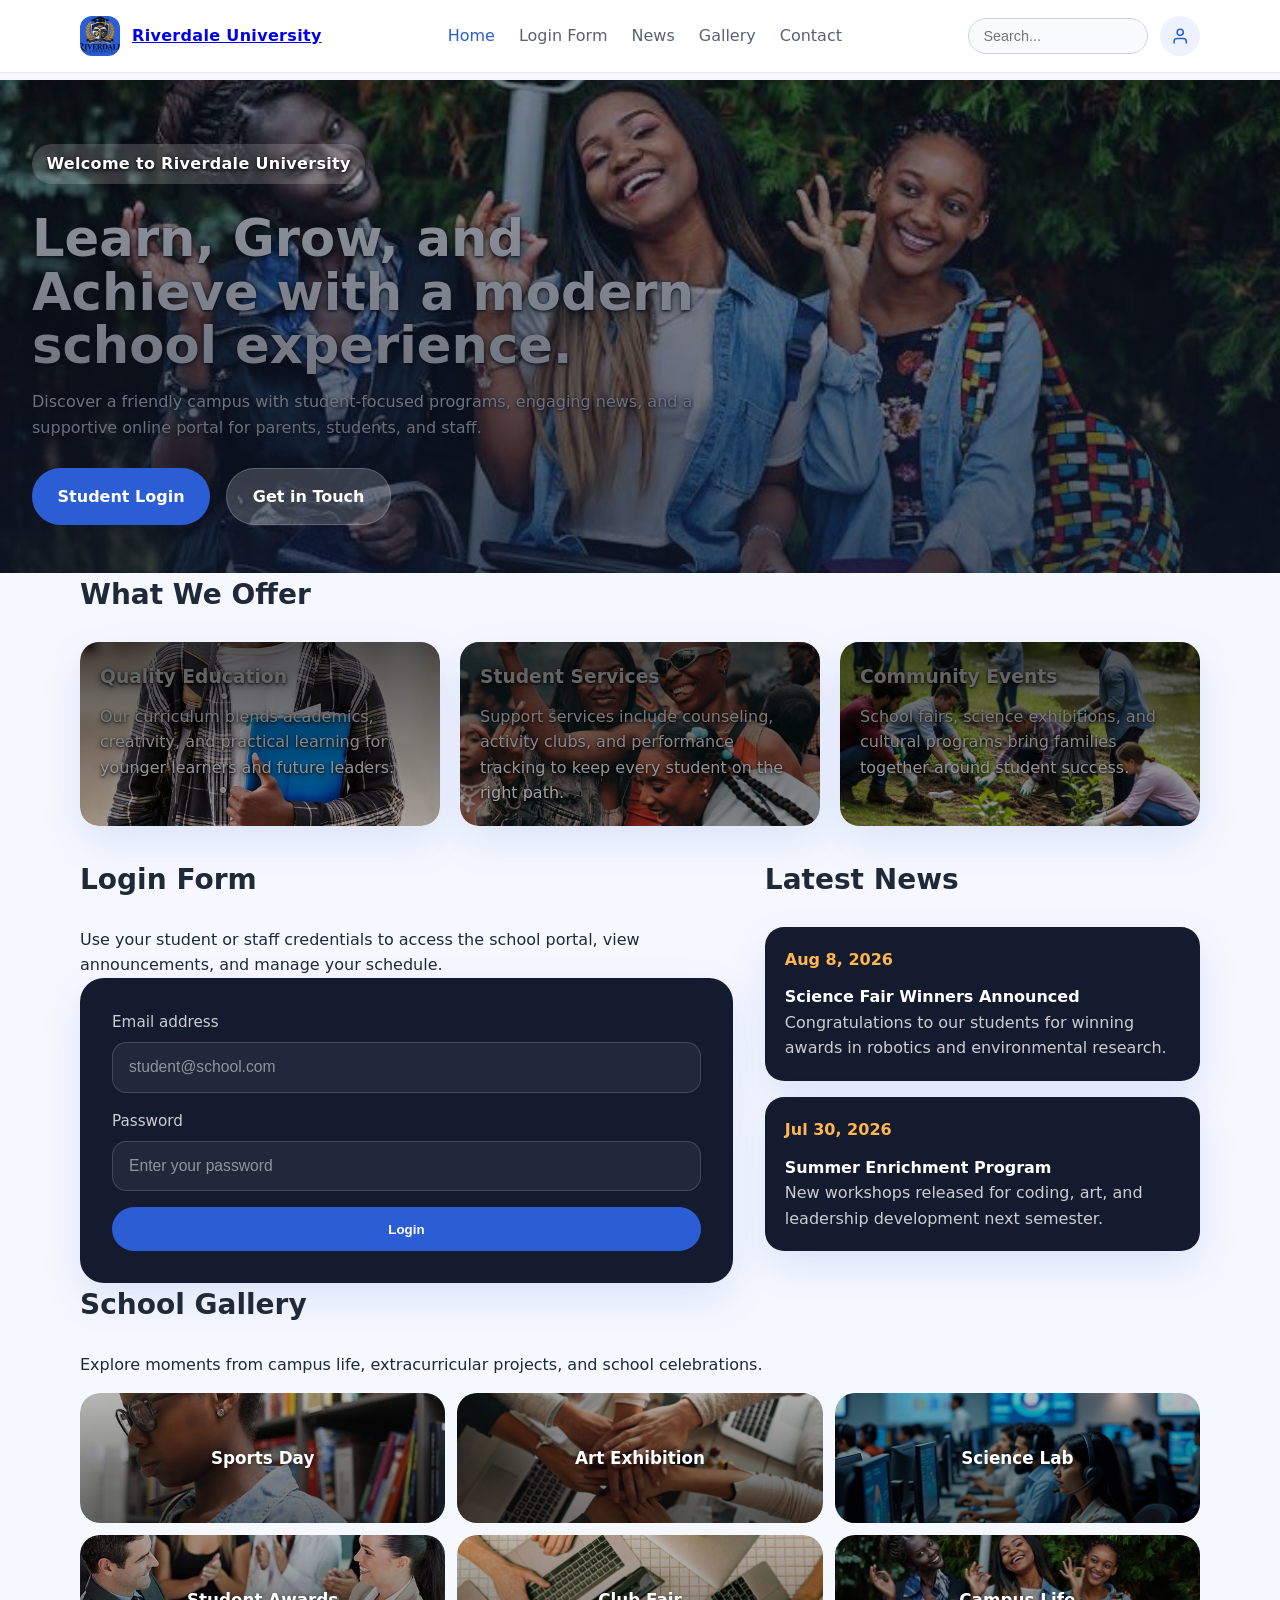
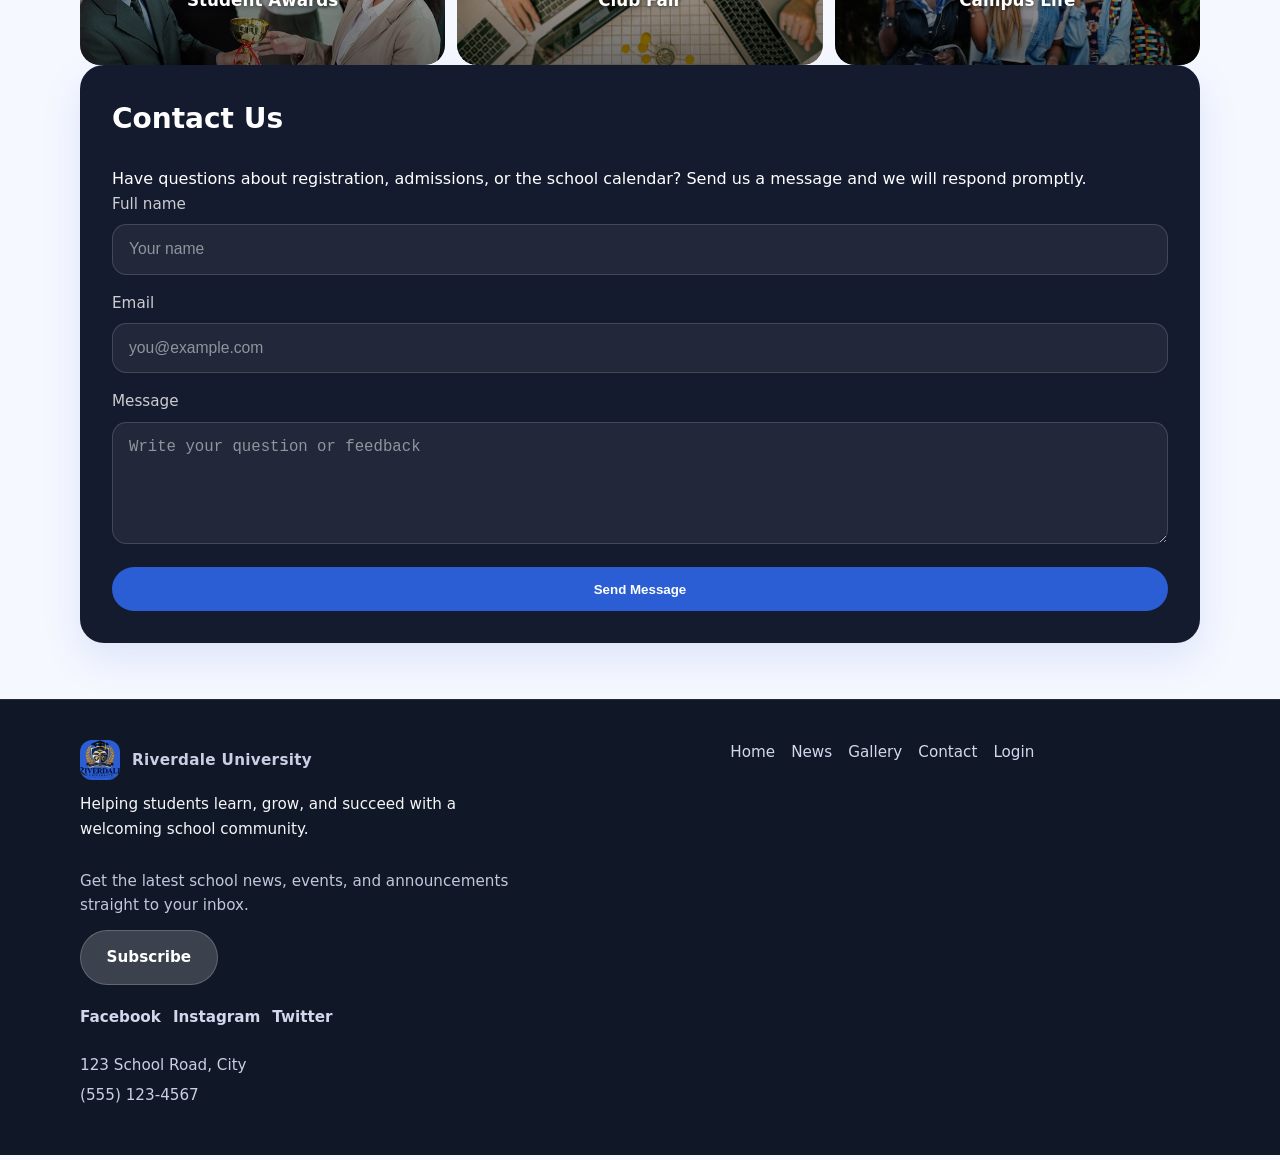
<file: index.html>
<!doctype html>
<html lang="en">
  <head>
    <meta charset="UTF-8" />
    <meta name="viewport" content="width=device-width, initial-scale=1.0" />
    <title>Riverdale University</title>
    <link rel="stylesheet" href="styles.css" />
    <script src="scripts.js" defer></script>
  </head>
  <body>
    <header>
      <div class="container nav-inner">
        <a class="logo" href="index.html">
          <div class="logo-mark">
            <img
              src="images/cb160eae-1596-491f-b6d9-1e573944ef1e.png"
              alt="Riverdale University logo"
            />
          </div>
          <span>Riverdale University</span>
        </a>
        <button class="mobile-menu-toggle" aria-label="Toggle navigation menu">
          ☰
        </button>
        <nav>
          <ul>
            <li><a class="active-page" href="index.html">Home</a></li>
            <li><a href="login.html">Login Form</a></li>
            <li><a href="news.html">News</a></li>
            <li><a href="gallery.html">Gallery</a></li>
            <li><a href="contact.html">Contact</a></li>
          </ul>
        </nav>
        <div class="nav-actions">
          <input
            type="search"
            class="nav-search-input"
            placeholder="Search..."
            aria-label="Search"
          />
          <a class="nav-account" href="login.html" aria-label="My account">
            <svg
              viewBox="0 0 24 24"
              fill="none"
              stroke="currentColor"
              stroke-width="2"
              stroke-linecap="round"
              stroke-linejoin="round"
            >
              <path d="M20 21v-2a4 4 0 0 0-4-4H8a4 4 0 0 0-4 4v2"></path>
              <circle cx="12" cy="7" r="4"></circle>
            </svg>
          </a>
        </div>
      </div>
    </header>

    <main class="container" id="home">
      <section class="hero hero-bg-home">
        <div>
          <p class="hero-badge">Welcome to Riverdale University</p>
          <h1>Learn, Grow, and Achieve with a modern school experience.</h1>
          <p>
            Discover a friendly campus with student-focused programs, engaging
            news, and a supportive online portal for parents, students, and
            staff.
          </p>
          <div class="buttons">
            <a class="btn btn-primary" href="login.html">Student Login</a>
            <a class="btn btn-secondary" href="contact.html">Get in Touch</a>
          </div>
        </div>
      </section>

      <section>
        <div class="section-title">What We Offer</div>
        <div class="cards">
          <article class="card bg-11 bg-img">
            <h3>Quality Education</h3>
            <p>
              Our curriculum blends academics, creativity, and practical
              learning for younger learners and future leaders.
            </p>
          </article>
          <article class="card bg-2 bg-img">
            <h3>Student Services</h3>
            <p>
              Support services include counseling, activity clubs, and
              performance tracking to keep every student on the right path.
            </p>
          </article>
          <article class="card bg-3 bg-img">
            <h3>Community Events</h3>
            <p>
              School fairs, science exhibitions, and cultural programs bring
              families together around student success.
            </p>
          </article>
        </div>
      </section>

      <section class="grid-2" id="login">
        <div>
          <div class="section-title">Login Form</div>
          <p>
            Use your student or staff credentials to access the school portal,
            view announcements, and manage your schedule.
          </p>
          <div class="login-card">
            <form>
              <label for="email">Email address</label>
              <input
                type="email"
                id="email"
                name="email"
                placeholder="student@school.com"
                required
              />

              <label for="password">Password</label>
              <input
                type="password"
                id="password"
                name="password"
                placeholder="Enter your password"
                required
              />

              <button class="btn btn-primary" type="submit">Login</button>
            </form>
          </div>
        </div>

        <aside>
          <div class="section-title">Latest News</div>
          <div class="news-list" id="news">
            <article class="news-item">
              <time datetime="2026-08-08">Aug 8, 2026</time>
              <h4>Science Fair Winners Announced</h4>
              <p>
                Congratulations to our students for winning awards in robotics
                and environmental research.
              </p>
            </article>
            <article class="news-item">
              <time datetime="2026-07-30">Jul 30, 2026</time>
              <h4>Summer Enrichment Program</h4>
              <p>
                New workshops released for coding, art, and leadership
                development next semester.
              </p>
            </article>
          </div>
        </aside>
      </section>

      <section>
        <div class="section-title">School Gallery</div>
        <p>
          Explore moments from campus life, extracurricular projects, and school
          celebrations.
        </p>
        <div class="gallery-grid" id="gallery">
          <div class="gallery-card hero1"><span>Sports Day</span></div>
          <div class="gallery-card hero2"><span>Art Exhibition</span></div>
          <div class="gallery-card hero3"><span>Science Lab</span></div>
          <div class="gallery-card hero4"><span>Student Awards</span></div>
          <div class="gallery-card hero5"><span>Club Fair</span></div>
          <div class="gallery-card hero6"><span>Campus Life</span></div>
        </div>
      </section>

      <section class="contact-card" id="contact">
        <div class="section-title">Contact Us</div>
        <p>
          Have questions about registration, admissions, or the school calendar?
          Send us a message and we will respond promptly.
        </p>
        <form id="contact-form">
          <label for="name">Full name</label>
          <input
            type="text"
            id="name"
            name="name"
            placeholder="Your name"
            required
          />

          <label for="contact-email">Email</label>
          <input
            type="email"
            id="contact-email"
            name="email"
            placeholder="you@example.com"
            required
          />

          <label for="message">Message</label>
          <textarea
            id="message"
            name="message"
            rows="5"
            placeholder="Write your question or feedback"
          ></textarea>

          <button class="btn btn-primary" type="submit">Send Message</button>
        </form>
      </section>
    </main>

    <footer>
      <div class="container footer-inner">
        <div class="footer-brand">
          <span class="logo">
            <span class="logo-mark"
              ><img
                src="images/cb160eae-1596-491f-b6d9-1e573944ef1e.png"
                alt="Riverdale University logo"
            /></span>
            Riverdale University
          </span>
          <p>
            Helping students learn, grow, and succeed with a welcoming school
            community.
          </p>
          <div class="footer-newsletter">
            <p>
              Get the latest school news, events, and announcements straight to
              your inbox.
            </p>
            <a href="contact.html" class="btn btn-secondary">Subscribe</a>
          </div>
          <div class="footer-social">
            <a href="#">Facebook</a>
            <a href="#">Instagram</a>
            <a href="#">Twitter</a>
          </div>
        </div>
        <div class="footer-links">
          <a href="index.html">Home</a>
          <a href="news.html">News</a>
          <a href="gallery.html">Gallery</a>
          <a href="contact.html">Contact</a>
          <a href="login.html">Login</a>
        </div>
        <div class="footer-contact">
          <span>123 School Road, City</span>
          <span>(555) 123-4567</span>
        </div>
      </div>
    </footer>
  </body>
</html>
</file>
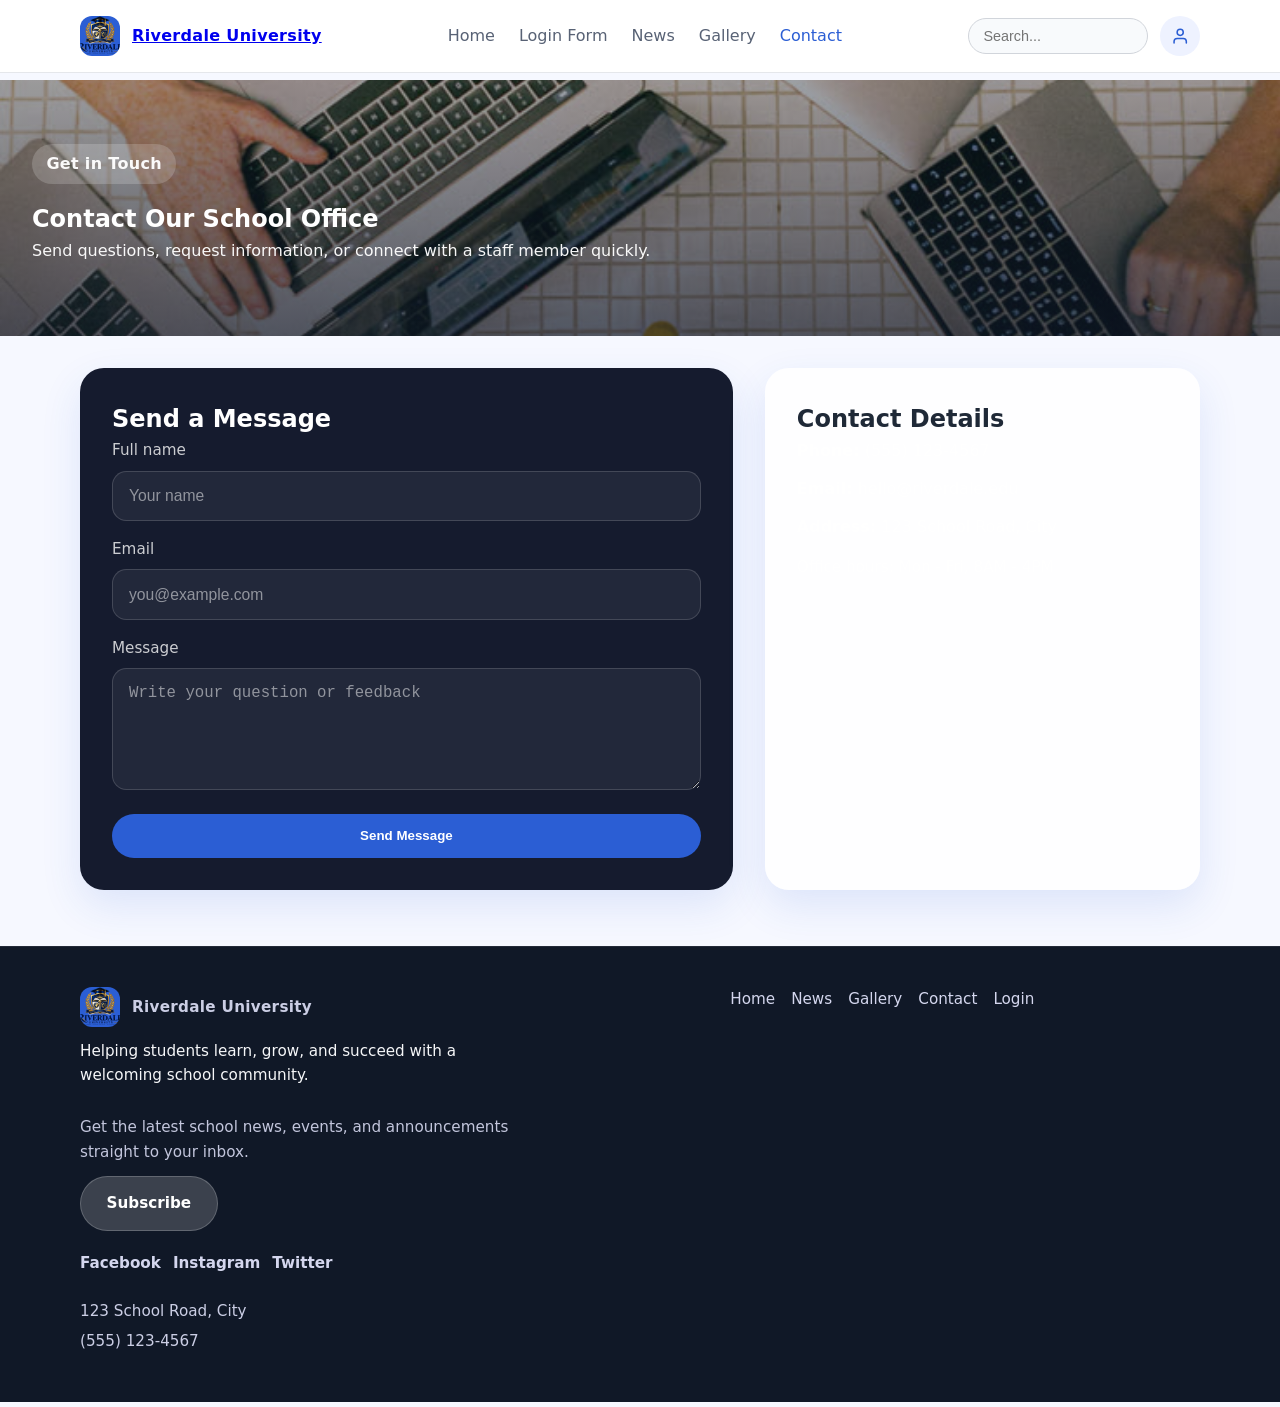
<file: contact.html>
<!doctype html>
<html lang="en">
  <head>
    <meta charset="UTF-8" />
    <meta name="viewport" content="width=device-width, initial-scale=1.0" />
    <title>Contact | Riverdale University</title>
    <link rel="stylesheet" href="styles.css" />
    <script src="scripts.js" defer></script>
  </head>
  <body>
    <header>
      <div class="container nav-inner">
        <a class="logo" href="index.html">
          <div class="logo-mark">
            <img
              src="images/cb160eae-1596-491f-b6d9-1e573944ef1e.png"
              alt="Riverdale University logo"
            />
          </div>
          <span>Riverdale University</span>
        </a>
        <button class="mobile-menu-toggle" aria-label="Toggle navigation menu">
          ☰
        </button>
        <nav>
          <ul>
            <li><a href="index.html">Home</a></li>
            <li><a href="login.html">Login Form</a></li>
            <li><a href="news.html">News</a></li>
            <li><a href="gallery.html">Gallery</a></li>
            <li><a class="active-page" href="contact.html">Contact</a></li>
          </ul>
        </nav>
        <div class="nav-actions">
          <input
            type="search"
            class="nav-search-input"
            placeholder="Search..."
            aria-label="Search"
          />
          <a class="nav-account" href="login.html" aria-label="My account">
            <svg
              viewBox="0 0 24 24"
              fill="none"
              stroke="currentColor"
              stroke-width="2"
              stroke-linecap="round"
              stroke-linejoin="round"
            >
              <path d="M20 21v-2a4 4 0 0 0-4-4H8a4 4 0 0 0-4 4v2"></path>
              <circle cx="12" cy="7" r="4"></circle>
            </svg>
          </a>
        </div>
      </div>
    </header>

    <main class="container">
      <section class="page-hero hero-bg-contact">
        <div class="hero-content">
          <p class="hero-badge">Get in Touch</p>
          <h1>Contact Our School Office</h1>
          <p class="hero-copy">
            Send questions, request information, or connect with a staff member
            quickly.
          </p>
        </div>
      </section>

      <section class="grid-2 page-section">
        <div class="contact-card">
          <h2>Send a Message</h2>
          <form id="contact-form">
            <label for="name">Full name</label>
            <input
              type="text"
              id="name"
              name="name"
              placeholder="Your name"
              required
            />

            <label for="email">Email</label>
            <input
              type="email"
              id="email"
              name="email"
              placeholder="you@example.com"
              required
            />

            <label for="message">Message</label>
            <textarea
              id="message"
              name="message"
              rows="5"
              placeholder="Write your question or feedback"
            ></textarea>

            <button class="btn btn-primary" type="submit">Send Message</button>
          </form>
        </div>

        <div class="panel-card">
          <h2>Contact Details</h2>
          <div class="contact-info">
            <p><strong>Phone:</strong> (555) 123-4567</p>
            <p><strong>Email:</strong> hello@riverdale.edu</p>
            <p><strong>Address:</strong> 123 School Road, City</p>
          </div>
          <div class="info-note">Office hours: Mon - Fri, 8AM - 4PM</div>
        </div>
      </section>
    </main>

    <footer>
      <div class="container footer-inner">
        <div class="footer-brand">
          <span class="logo">
            <span class="logo-mark"
              ><img
                src="images/cb160eae-1596-491f-b6d9-1e573944ef1e.png"
                alt="Riverdale University logo"
            /></span>
            Riverdale University
          </span>
          <p>
            Helping students learn, grow, and succeed with a welcoming school
            community.
          </p>
          <div class="footer-newsletter">
            <p>
              Get the latest school news, events, and announcements straight to
              your inbox.
            </p>
            <a href="contact.html" class="btn btn-secondary">Subscribe</a>
          </div>
          <div class="footer-social">
            <a href="#">Facebook</a>
            <a href="#">Instagram</a>
            <a href="#">Twitter</a>
          </div>
        </div>
        <div class="footer-links">
          <a href="index.html">Home</a>
          <a href="news.html">News</a>
          <a href="gallery.html">Gallery</a>
          <a href="contact.html">Contact</a>
          <a href="login.html">Login</a>
        </div>
        <div class="footer-contact">
          <span>123 School Road, City</span>
          <span>(555) 123-4567</span>
        </div>
      </div>
    </footer>
  </body>
</html>
</file>
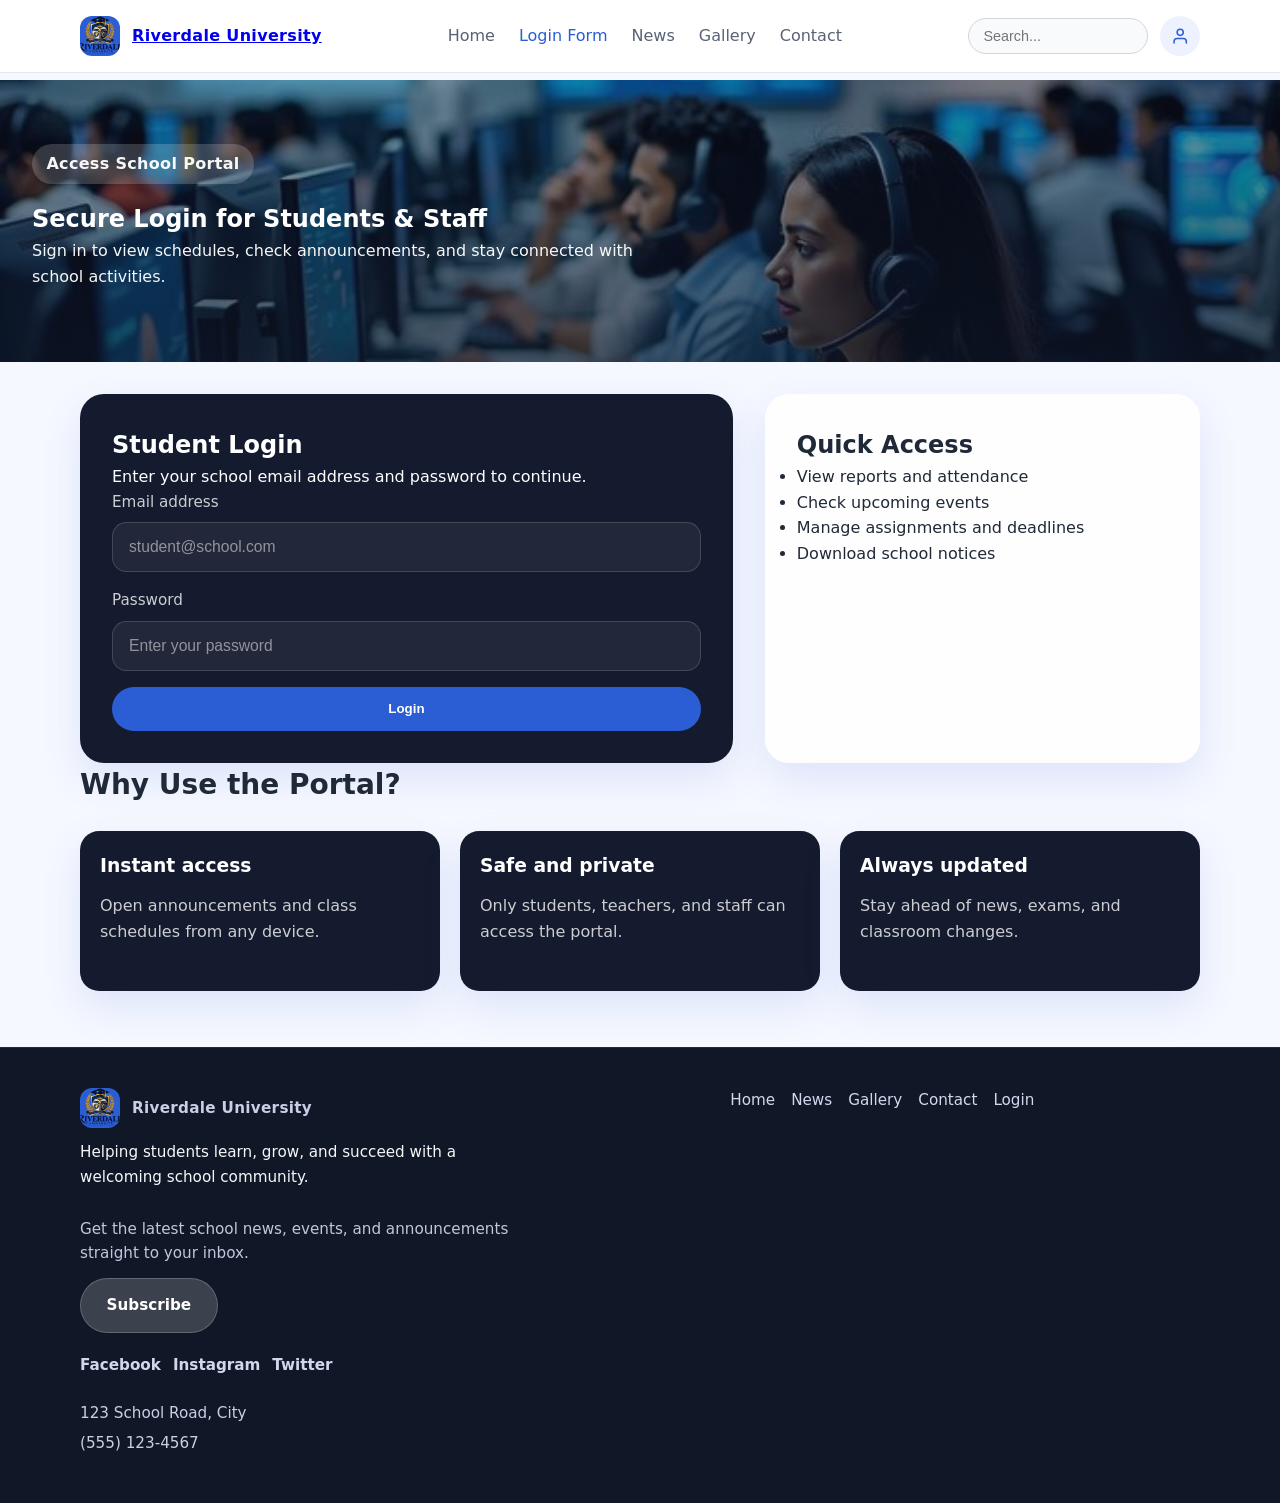
<file: login.html>
<!doctype html>
<html lang="en">
  <head>
    <meta charset="UTF-8" />
    <meta name="viewport" content="width=device-width, initial-scale=1.0" />
    <title>Login | Riverdale University</title>
    <link rel="stylesheet" href="styles.css" />
    <script src="scripts.js" defer></script>
  </head>
  <body>
    <header>
      <div class="container nav-inner">
        <a class="logo" href="index.html">
          <div class="logo-mark">
            <img
              src="images/cb160eae-1596-491f-b6d9-1e573944ef1e.png"
              alt="Riverdale University logo"
            />
          </div>
          <span>Riverdale University</span>
        </a>
        <button class="mobile-menu-toggle" aria-label="Toggle navigation menu">
          ☰
        </button>
        <nav>
          <ul>
            <li><a href="index.html">Home</a></li>
            <li><a class="active-page" href="login.html">Login Form</a></li>
            <li><a href="news.html">News</a></li>
            <li><a href="gallery.html">Gallery</a></li>
            <li><a href="contact.html">Contact</a></li>
          </ul>
        </nav>
        <div class="nav-actions">
          <input
            type="search"
            class="nav-search-input"
            placeholder="Search..."
            aria-label="Search"
          />
          <a class="nav-account" href="login.html" aria-label="My account">
            <svg
              viewBox="0 0 24 24"
              fill="none"
              stroke="currentColor"
              stroke-width="2"
              stroke-linecap="round"
              stroke-linejoin="round"
            >
              <path d="M20 21v-2a4 4 0 0 0-4-4H8a4 4 0 0 0-4 4v2"></path>
              <circle cx="12" cy="7" r="4"></circle>
            </svg>
          </a>
        </div>
      </div>
    </header>

    <main class="container">
      <section class="page-hero hero-bg-login">
        <div class="hero-content">
          <p class="hero-badge">Access School Portal</p>
          <h1>Secure Login for Students & Staff</h1>
          <p class="hero-copy">
            Sign in to view schedules, check announcements, and stay connected
            with school activities.
          </p>
        </div>
      </section>

      <section class="grid-2 page-section">
        <div class="login-card">
          <h2>Student Login</h2>
          <p>Enter your school email address and password to continue.</p>
          <form id="login-form">
            <label for="email">Email address</label>
            <input
              type="email"
              id="email"
              name="email"
              placeholder="student@school.com"
              required
            />

            <label for="password">Password</label>
            <input
              type="password"
              id="password"
              name="password"
              placeholder="Enter your password"
              required
            />

            <button class="btn btn-primary" type="submit">Login</button>
          </form>
        </div>

        <div class="panel-card">
          <h2>Quick Access</h2>
          <ul class="feature-list">
            <li>View reports and attendance</li>
            <li>Check upcoming events</li>
            <li>Manage assignments and deadlines</li>
            <li>Download school notices</li>
          </ul>
        </div>
      </section>

      <section class="page-section">
        <div class="section-title">Why Use the Portal?</div>
        <div class="cards">
          <article class="card">
            <h3>Instant access</h3>
            <p>Open announcements and class schedules from any device.</p>
          </article>
          <article class="card">
            <h3>Safe and private</h3>
            <p>Only students, teachers, and staff can access the portal.</p>
          </article>
          <article class="card">
            <h3>Always updated</h3>
            <p>Stay ahead of news, exams, and classroom changes.</p>
          </article>
        </div>
      </section>
    </main>

    <footer>
      <div class="container footer-inner">
        <div class="footer-brand">
          <span class="logo">
            <span class="logo-mark"
              ><img
                src="images/cb160eae-1596-491f-b6d9-1e573944ef1e.png"
                alt="Riverdale University logo"
            /></span>
            Riverdale University
          </span>
          <p>
            Helping students learn, grow, and succeed with a welcoming school
            community.
          </p>
          <div class="footer-newsletter">
            <p>
              Get the latest school news, events, and announcements straight to
              your inbox.
            </p>
            <a href="contact.html" class="btn btn-secondary">Subscribe</a>
          </div>
          <div class="footer-social">
            <a href="#">Facebook</a>
            <a href="#">Instagram</a>
            <a href="#">Twitter</a>
          </div>
        </div>
        <div class="footer-links">
          <a href="index.html">Home</a>
          <a href="news.html">News</a>
          <a href="gallery.html">Gallery</a>
          <a href="contact.html">Contact</a>
          <a href="login.html">Login</a>
        </div>
        <div class="footer-contact">
          <span>123 School Road, City</span>
          <span>(555) 123-4567</span>
        </div>
      </div>
    </footer>
  </body>
</html>
</file>
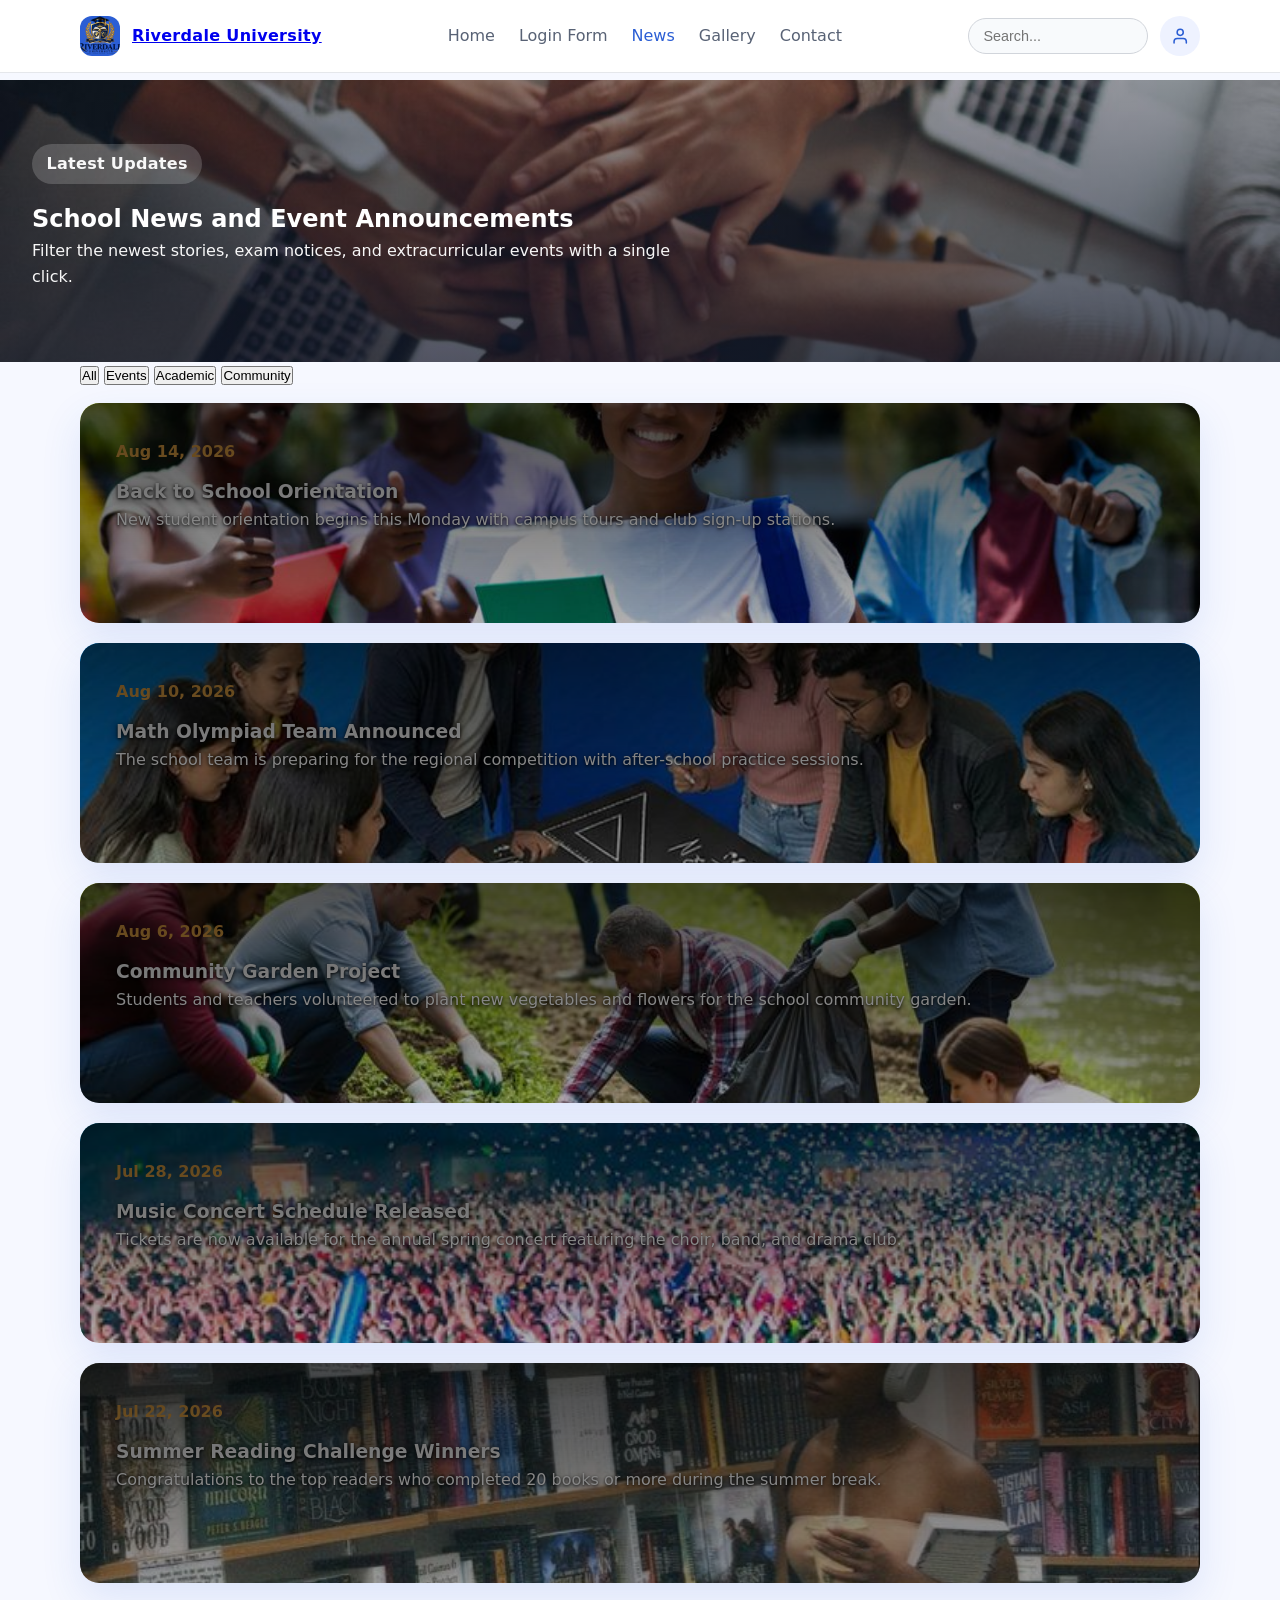
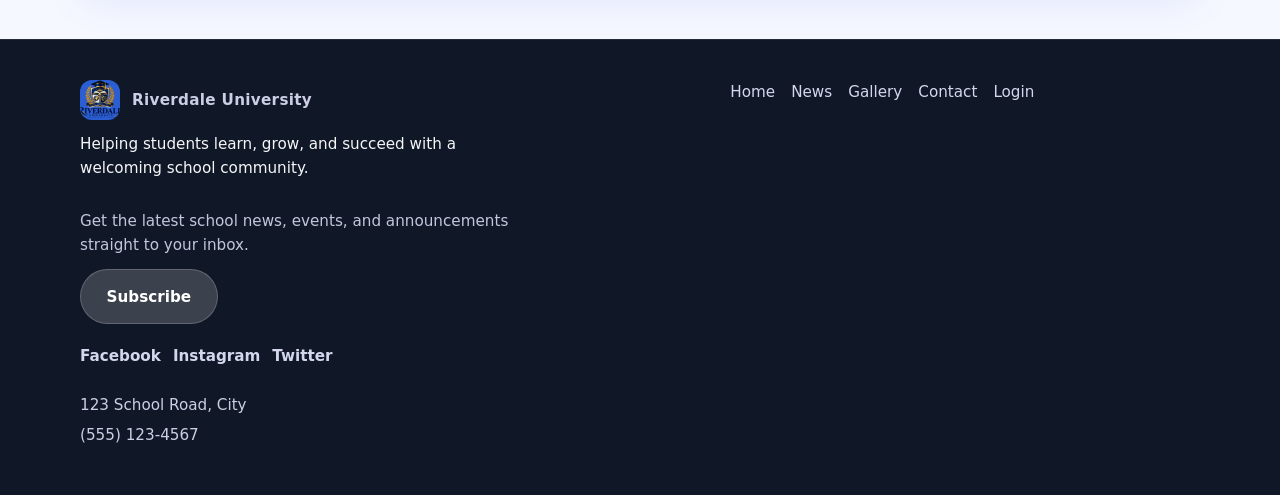
<file: news.html>
<!doctype html>
<html lang="en">
  <head>
    <meta charset="UTF-8" />
    <meta name="viewport" content="width=device-width, initial-scale=1.0" />
    <title>News | Riverdale University</title>
    <link rel="stylesheet" href="styles.css" />
    <script src="scripts.js" defer></script>
  </head>
  <body>
    <header>
      <div class="container nav-inner">
        <a class="logo" href="index.html">
          <div class="logo-mark">
            <img
              src="images/cb160eae-1596-491f-b6d9-1e573944ef1e.png"
              alt="Riverdale University logo"
            />
          </div>
          <span>Riverdale University</span>
        </a>
        <button class="mobile-menu-toggle" aria-label="Toggle navigation menu">
          ☰
        </button>
        <nav>
          <ul>
            <li><a href="index.html">Home</a></li>
            <li><a href="login.html">Login Form</a></li>
            <li><a class="active-page" href="news.html">News</a></li>
            <li><a href="gallery.html">Gallery</a></li>
            <li><a href="contact.html">Contact</a></li>
          </ul>
        </nav>
        <div class="nav-actions">
          <input
            type="search"
            class="nav-search-input"
            placeholder="Search..."
            aria-label="Search"
          />
          <a class="nav-account" href="login.html" aria-label="My account">
            <svg
              viewBox="0 0 24 24"
              fill="none"
              stroke="currentColor"
              stroke-width="2"
              stroke-linecap="round"
              stroke-linejoin="round"
            >
              <path d="M20 21v-2a4 4 0 0 0-4-4H8a4 4 0 0 0-4 4v2"></path>
              <circle cx="12" cy="7" r="4"></circle>
            </svg>
          </a>
        </div>
      </div>
    </header>

    <main class="container">
      <section class="page-hero hero-bg-news">
        <div class="hero-content">
          <p class="hero-badge">Latest Updates</p>
          <h1>School News and Event Announcements</h1>
          <p class="hero-copy">
            Filter the newest stories, exam notices, and extracurricular events
            with a single click.
          </p>
        </div>
      </section>

      <section class="page-section">
        <div class="filter-bar">
          <button data-filter="all" class="active">All</button>
          <button data-filter="events">Events</button>
          <button data-filter="academic">Academic</button>
          <button data-filter="community">Community</button>
        </div>

        <div class="news-grid">
          <article class="news-item bg-1 bg-img" data-category="events">
            <time datetime="2026-08-14">Aug 14, 2026</time>
            <h3>Back to School Orientation</h3>
            <p>
              New student orientation begins this Monday with campus tours and
              club sign-up stations.
            </p>
          </article>
          <article class="news-item bg-7 bg-img" data-category="academic">
            <time datetime="2026-08-10">Aug 10, 2026</time>
            <h3>Math Olympiad Team Announced</h3>
            <p>
              The school team is preparing for the regional competition with
              after-school practice sessions.
            </p>
          </article>
          <article class="news-item bg-3 bg-img" data-category="community">
            <time datetime="2026-08-06">Aug 6, 2026</time>
            <h3>Community Garden Project</h3>
            <p>
              Students and teachers volunteered to plant new vegetables and
              flowers for the school community garden.
            </p>
          </article>
          <article class="news-item bg-10 bg-img" data-category="events">
            <time datetime="2026-07-28">Jul 28, 2026</time>
            <h3>Music Concert Schedule Released</h3>
            <p>
              Tickets are now available for the annual spring concert featuring
              the choir, band, and drama club.
            </p>
          </article>
          <article class="news-item bg-13 bg-img" data-category="academic">
            <time datetime="2026-07-22">Jul 22, 2026</time>
            <h3>Summer Reading Challenge Winners</h3>
            <p>
              Congratulations to the top readers who completed 20 books or more
              during the summer break.
            </p>
          </article>
        </div>
      </section>
    </main>

    <footer>
      <div class="container footer-inner">
        <div class="footer-brand">
          <span class="logo">
            <span class="logo-mark"
              ><img
                src="images/cb160eae-1596-491f-b6d9-1e573944ef1e.png"
                alt="Riverdale University logo"
            /></span>
            Riverdale University
          </span>
          <p>
            Helping students learn, grow, and succeed with a welcoming school
            community.
          </p>
          <div class="footer-newsletter">
            <p>
              Get the latest school news, events, and announcements straight to
              your inbox.
            </p>
            <a href="contact.html" class="btn btn-secondary">Subscribe</a>
          </div>
          <div class="footer-social">
            <a href="#">Facebook</a>
            <a href="#">Instagram</a>
            <a href="#">Twitter</a>
          </div>
        </div>
        <div class="footer-links">
          <a href="index.html">Home</a>
          <a href="news.html">News</a>
          <a href="gallery.html">Gallery</a>
          <a href="contact.html">Contact</a>
          <a href="login.html">Login</a>
        </div>
        <div class="footer-contact">
          <span>123 School Road, City</span>
          <span>(555) 123-4567</span>
        </div>
      </div>
    </footer>
  </body>
</html>
</file>
<file: styles.css>
:root {
  --bg: #f6f8ff;
  --primary: #2b5ed4;
  --accent: #ffb74d;
  --text: #1f2937;
  --muted: #586275;
  --card: #151b2e;
  --card-text: #ffffff;
  --card-text-muted: rgba(255, 255, 255, 0.78);
  --shadow: 0 16px 40px rgba(43, 94, 212, 0.12);
  font-family: "Inter", system-ui, sans-serif;
}

* {
  box-sizing: border-box;
  margin: 0;
  padding: 0;
}

html,
body {
  overflow-x: hidden;
}

body {
  background: var(--bg);
  color: var(--text);
  line-height: 1.6;
  min-height: 100vh;
  padding-top: 5rem;
}

.container {
  width: min(1120px, calc(100% - 2rem));
  margin: 0 auto;
}

header {
  background: #ffffff;
  border-bottom: 1px solid #e5e7eb;
  position: fixed;
  top: 0;
  left: 0;
  right: 0;
  z-index: 50;
}

.nav-inner {
  display: flex;
  align-items: center;
  justify-content: space-between;
  gap: 1rem;
  padding: 1rem 0;
}

.logo {
  display: flex;
  align-items: center;
  gap: 0.75rem;
  font-weight: 700;
  letter-spacing: 0.02em;
}

.logo-mark {
  width: 2.5rem;
  height: 2.5rem;
  display: grid;
  place-items: center;
  border-radius: 0.75rem;
  background: var(--primary);
  color: white;
  font-size: 1rem;
  overflow: hidden;
}

.logo-mark img {
  width: 100%;
  height: 100%;
  object-fit: cover;
}

nav ul {
  display: flex;
  gap: 1.5rem;
  list-style: none;
  flex-wrap: wrap;
}

nav a {
  color: var(--muted);
  text-decoration: none;
  font-weight: 500;
}

nav a.active-page,
nav a:hover {
  color: var(--primary);
}

.mobile-menu-toggle {
  display: none;
  border: none;
  background: none;
  color: var(--text);
  font-size: 1.5rem;
  cursor: pointer;
}

.nav-actions {
  display: flex;
  align-items: center;
  gap: 0.75rem;
}

.nav-search-input {
  padding: 0.55rem 0.9rem;
  border-radius: 999px;
  border: 1px solid #d1d5db;
  background: #f8fafc;
  font-size: 0.9rem;
  width: 180px;
  color: var(--text);
}

.nav-search-input:focus {
  outline: none;
  border-color: var(--primary);
  box-shadow: 0 0 0 3px rgba(43, 94, 212, 0.12);
}

.nav-account {
  display: grid;
  place-items: center;
  flex-shrink: 0;
  width: 2.5rem;
  height: 2.5rem;
  border-radius: 999px;
  background: #eef2ff;
  color: var(--primary);
  transition: background 0.2s ease;
}

.nav-account:hover {
  background: #dbe4ff;
}

.nav-account svg {
  width: 1.15rem;
  height: 1.15rem;
}

.hero,
.page-hero {
  width: 100vw;
  max-width: none;
  margin-left: calc(50% - 50vw);
  margin-right: calc(50% - 50vw);
  padding: 4rem 2rem 3rem;
  display: grid;
  grid-template-columns: minmax(0, 1.2fr) minmax(320px, 0.8fr);
  gap: 2rem;
  align-items: center;
  position: relative;
  border-radius: 0;
  overflow: hidden;
  color: white;
}

.hero::before,
.page-hero::before {
  content: "";
  position: absolute;
  inset: 0;
  background: linear-gradient(
    180deg,
    rgba(15, 23, 42, 0.4),
    rgba(15, 23, 42, 0.72)
  );
  z-index: 0;
}

.hero-content,
.page-hero .hero-content {
  position: relative;
  z-index: 1;
}

.hero-content h1,
.page-hero .hero-content h1 {
  color: #ffffff;
}

.hero-content p,
.hero-copy,
.page-hero .hero-content p {
  color: rgba(255, 255, 255, 0.96);
}

.hero-badge {
  background: rgba(255, 255, 255, 0.18);
  color: #ffffff;
}

.hero .buttons .btn,
.page-hero .buttons .btn {
  color: #ffffff;
}

.hero .btn-secondary,
.page-hero .btn-secondary {
  background: rgba(255, 255, 255, 0.18);
  color: #ffffff;
}

.hero-bg-home {
  background-image: url("images/imageshero5.jpeg");
}
.page-hero.hero-bg-login {
  background-image: url("images/monitoring.jpg");
}
.page-hero.hero-bg-news {
  background-image: url("images/goal.jpg");
}
.page-hero.hero-bg-gallery {
  background-image: url("images/imageshero1.jpeg");
}
.page-hero.hero-bg-contact {
  background-image: url("images/membership.jpg");
}

.hero-bg-home,
.page-hero.hero-bg-login,
.page-hero.hero-bg-news,
.page-hero.hero-bg-gallery,
.page-hero.hero-bg-contact {
  background-size: cover;
  background-position: center;
  background-repeat: no-repeat;
}

.hero-content {
  max-width: 40rem;
  animation: fadeUp 0.9s ease forwards;
  opacity: 0;
  transform: translateY(20px);
}

.hero-badge {
  display: inline-flex;
  padding: 0.45rem 0.9rem;
  border-radius: 999px;
  background: rgba(255, 255, 255, 0.18);
  color: white;
  font-weight: 700;
  letter-spacing: 0.02em;
  margin-bottom: 1rem;
  opacity: 0;
  transform: translateY(20px);
  animation: fadeUp 0.9s ease 0.15s forwards;
}

.hero .buttons {
  display: flex;
  flex-wrap: wrap;
  gap: 1rem;
  opacity: 0;
  transform: translateY(20px);
  animation: fadeUp 0.9s ease 0.25s forwards;
}

.hero-copy {
  color: rgba(255, 255, 255, 0.92);
  margin-bottom: 1.5rem;
}

.panel-card {
  background: rgba(255, 255, 255, 0.88);
  border-radius: 1.5rem;
  padding: 2rem;
  box-shadow: var(--shadow);
  min-height: 320px;
}

.hero h1 {
  font-size: clamp(2.5rem, 4vw, 4rem);
  line-height: 1.05;
  margin-bottom: 1rem;
  text-shadow:
    0 1px 3px rgba(0, 0, 0, 0.9),
    0 2px 10px rgba(0, 0, 0, 0.6);
}

.hero p {
  max-width: 45rem;
  color: #ffffff;
  margin-bottom: 1.75rem;
  text-shadow:
    0 1px 3px rgba(0, 0, 0, 0.85),
    0 2px 6px rgba(0, 0, 0, 0.5);
}

.hero .buttons {
  display: flex;
  flex-wrap: wrap;
  gap: 1rem;
}

.btn {
  display: inline-flex;
  align-items: center;
  justify-content: center;
  padding: 0.9rem 1.6rem;
  border-radius: 999px;
  font-weight: 600;
  cursor: pointer;
  border: none;
  text-decoration: none;
  transition:
    transform 0.2s ease,
    background-color 0.2s ease,
    box-shadow 0.2s ease;
}

.btn:hover {
  transform: translateY(-1px);
}

.btn-primary {
  background: var(--primary);
  color: white;
}

.btn-primary:hover {
  background: #1e57d9;
  box-shadow: 0 12px 24px rgba(43, 94, 212, 0.18);
}

.btn-secondary {
  background: rgba(255, 255, 255, 0.18);
  color: #ffffff;
  border: 1px solid rgba(255, 255, 255, 0.2);
}

.btn-secondary:hover {
  background: rgba(255, 255, 255, 0.28);
}

.hero-visual {
  background-color: #eff6ff;
  background-size: cover;
  background-position: center;
  background-repeat: no-repeat;
  border-radius: 1.5rem;
  padding: 2rem;
  box-shadow: var(--shadow);
  display: grid;
  gap: 1.5rem;
  min-height: 320px;
  position: relative;
  overflow: hidden;
}

.hero-visual::before {
  content: "";
  position: absolute;
  inset: 0;
  background: linear-gradient(
    180deg,
    rgba(15, 23, 42, 0.18),
    rgba(15, 23, 42, 0.56)
  );
  z-index: 0;
}

.hero-visual.hero-bg-home {
  background-image: url("images/imageshero5.jpeg");
}
.hero-visual.hero-bg-login {
  background-image: url("images/monitoring.jpg");
}
.hero-visual.hero-bg-news {
  background-image: url("images/goal.jpg");
}
.hero-visual.hero-bg-gallery {
  background-image: url("images/imageshero1.jpeg");
}
.hero-visual.hero-bg-contact {
  background-image: url("images/membership.jpg");
}

.hero-visual .hero-card {
  background: rgba(255, 255, 255, 0.92);
  border-radius: 1.25rem;
  padding: 2rem;
  box-shadow: 0 18px 45px rgba(15, 23, 42, 0.06);
  display: grid;
  gap: 1rem;
}

.hero-visual .hero-card h2 {
  margin-bottom: 0.5rem;
  font-size: 1.25rem;
}

.stats {
  display: grid;
  grid-template-columns: repeat(2, minmax(0, 1fr));
  gap: 1rem;
}

.stat {
  background: #f8fafc;
  border-radius: 1rem;
  padding: 1rem;
}

.stat strong {
  display: block;
  font-size: 1.25rem;
  margin-bottom: 0.25rem;
}

.section-title {
  margin-bottom: 1.5rem;
  font-size: 1.75rem;
  font-weight: 700;
}

.cards {
  display: grid;
  gap: 1.25rem;
  grid-template-columns: repeat(3, minmax(0, 1fr));
}

/* Plain (non image-backed) cards now use a dark navy fill so white text stays readable */
.card {
  background: var(--card);
  border-radius: 1.2rem;
  padding: 1.25rem;
  box-shadow: var(--shadow);
  min-height: 160px;
  color: var(--card-text);
}

.card h3 {
  margin-bottom: 0.75rem;
  color: var(--card-text);
}

.card p {
  color: var(--card-text-muted);
}

.grid-2 {
  display: grid;
  gap: 2rem;
  grid-template-columns: minmax(0, 1.2fr) minmax(300px, 0.8fr);
  margin-top: 2rem;
}

.login-card,
.contact-card {
  background: var(--card);
  border-radius: 1.5rem;
  padding: 2rem;
  box-shadow: var(--shadow);
  color: var(--card-text);
}

.login-card h2,
.contact-card h2,
.login-card h3,
.contact-card h3 {
  color: var(--card-text);
}

.login-card label,
.contact-card label {
  display: block;
  margin-bottom: 0.5rem;
  color: var(--card-text-muted);
  font-size: 0.95rem;
}

.login-card input,
.contact-card input,
.contact-card textarea {
  width: 100%;
  padding: 0.95rem 1rem;
  margin-bottom: 1rem;
  border: 1px solid rgba(255, 255, 255, 0.15);
  border-radius: 0.9rem;
  background: rgba(255, 255, 255, 0.06);
  color: #ffffff;
  font-size: 0.98rem;
}

.login-card input::placeholder,
.contact-card input::placeholder,
.contact-card textarea::placeholder {
  color: rgba(255, 255, 255, 0.5);
}

.login-card button,
.contact-card button {
  width: 100%;
}

.contact-info p {
  color: var(--card-text-muted);
  margin-bottom: 0.75rem;
}

.info-note {
  margin-top: 1rem;
  font-size: 0.95rem;
  color: var(--card-text-muted);
}

.news-list {
  display: grid;
  gap: 1rem;
}

.news-item {
  background: var(--card);
  border-radius: 1.2rem;
  padding: 1.25rem;
  box-shadow: var(--shadow);
  color: var(--card-text);
}

.news-item h3 {
  color: var(--card-text);
}

.news-item p {
  color: var(--card-text-muted);
}

.news-item time {
  display: block;
  color: var(--accent);
  margin-bottom: 0.75rem;
  font-weight: 600;
}

.gallery-grid {
  display: grid;
  grid-template-columns: repeat(3, minmax(0, 1fr));
  gap: 0.75rem;
  margin-top: 1rem;
}

/* News grid layout and spacing */
.news-grid {
  display: grid;
  grid-template-columns: 1fr;
  gap: 1.25rem;
  margin-top: 1rem;
}

/* Ensure there is space between the final content and the full-bleed footer */
main {
  padding-bottom: 3.5rem;
}

.gallery-card {
  position: relative;
  border-radius: 1.25rem;
  height: 130px;
  background-size: cover;
  background-position: center;
  color: white;
  display: grid;
  place-items: center;
  text-align: center;
  padding: 1rem;
  overflow: hidden;
}

.gallery-card::after {
  content: "";
  position: absolute;
  inset: 0;
  background: linear-gradient(180deg, rgba(0, 0, 0, 0.25), rgba(0, 0, 0, 0.58));
  border-radius: 1.25rem;
}

.gallery-card.hero1 {
  background-image: url("images/imageshero1.jpeg");
}
.gallery-card.hero2 {
  background-image: url("images/goal.jpg");
}
.gallery-card.hero3 {
  background-image: url("images/monitoring.jpg");
}
.gallery-card.hero4 {
  background-image: url("images/reward.jpg");
}
.gallery-card.hero5 {
  background-image: url("images/membership.jpg");
}
.gallery-card.hero6 {
  background-image: url("images/imageshero5.jpeg");
}

.gallery-card span {
  position: relative;
  z-index: 1;
  font-size: 1.05rem;
  font-weight: 700;
  text-shadow: 0 1px 4px rgba(0, 0, 0, 0.55);
}

/* Gallery lightbox: hidden until scripts.js adds .open on click */
.gallery-modal {
  display: none;
  position: fixed;
  inset: 0;
  background: rgba(15, 23, 42, 0.85);
  z-index: 100;
  align-items: center;
  justify-content: center;
  padding: 2rem;
}

.gallery-modal.open {
  display: flex;
}

.modal-content {
  background: #ffffff;
  border-radius: 1.25rem;
  padding: 1.5rem;
  max-width: 640px;
  width: 100%;
  max-height: 90vh;
  overflow-y: auto;
  position: relative;
  box-shadow: var(--shadow);
}

.modal-content img {
  width: 100%;
  border-radius: 0.9rem;
  margin-bottom: 1rem;
  display: block;
}

.modal-content .caption {
  color: var(--muted);
}

.modal-content .close {
  position: absolute;
  top: 0.75rem;
  right: 0.75rem;
  width: 2.25rem;
  height: 2.25rem;
  border-radius: 999px;
  border: none;
  background: #f1f5f9;
  color: var(--text);
  font-size: 1.25rem;
  line-height: 1;
  cursor: pointer;
  display: grid;
  place-items: center;
}

.modal-content .close:hover {
  background: #e2e8f0;
}

/* Standalone gallery.html page: wire each card to its matching image */
.page-section .gallery-grid .gallery-card:nth-child(1) {
  background-image: url("images/goal.jpg");
}
.page-section .gallery-grid .gallery-card:nth-child(2) {
  background-image: url("images/imageshero1.jpeg");
}
.page-section .gallery-grid .gallery-card:nth-child(3) {
  background-image: url("images/monitoring.jpg");
}
.page-section .gallery-grid .gallery-card:nth-child(4) {
  background-image: url("images/membership.jpg");
}
.page-section .gallery-grid .gallery-card:nth-child(5) {
  background-image: url("images/reward.jpg");
}
.page-section .gallery-grid .gallery-card:nth-child(6) {
  background-image: url("images/imageshero5.jpeg");
}

/* Utility backgrounds for cards and panels using images/ files */
.bg-img {
  background-size: cover;
  background-position: center;
  background-repeat: no-repeat;
  color: #ffffff;
  position: relative;
  overflow: hidden;
}

.bg-img::after {
  content: "";
  position: absolute;
  inset: 0;
  background: linear-gradient(180deg, rgba(0, 0, 0, 0.68), rgba(0, 0, 0, 0.3));
  border-radius: inherit;
  pointer-events: none;
}

.card.bg-1,
.panel-card.bg-1,
.gallery-card.bg-1,
.news-item.bg-1 {
  background-image: url("images/back to school orientation.jpg");
}
.card.bg-2,
.panel-card.bg-2,
.gallery-card.bg-2,
.news-item.bg-2 {
  background-image: url("images/community events.jpg");
}
.card.bg-3,
.panel-card.bg-3,
.gallery-card.bg-3,
.news-item.bg-3 {
  background-image: url("images/community garden project.jpg");
}
.card.bg-4,
.panel-card.bg-4,
.gallery-card.bg-4,
.news-item.bg-4 {
  background-image: url("images/goal.jpg");
}
.card.bg-5,
.panel-card.bg-5,
.gallery-card.bg-5,
.news-item.bg-5 {
  background-image: url("images/imageshero1.jpeg");
}
.card.bg-6,
.panel-card.bg-6,
.gallery-card.bg-6,
.news-item.bg-6 {
  background-image: url("images/imageshero5.jpeg");
}
.card.bg-7,
.panel-card.bg-7,
.gallery-card.bg-7,
.news-item.bg-7 {
  background-image: url("images/Matths team announced.jpg");
}
.card.bg-8,
.panel-card.bg-8,
.gallery-card.bg-8,
.news-item.bg-8 {
  background-image: url("images/membership.jpg");
}
.card.bg-9,
.panel-card.bg-9,
.gallery-card.bg-9,
.news-item.bg-9 {
  background-image: url("images/monitoring.jpg");
}
.card.bg-10,
.panel-card.bg-10,
.gallery-card.bg-10,
.news-item.bg-10 {
  background-image: url("images/music concent.jpg");
}
.card.bg-11,
.panel-card.bg-11,
.gallery-card.bg-11,
.news-item.bg-11 {
  background-image: url("images/quality education.jpg");
}
.card.bg-12,
.panel-card.bg-12,
.gallery-card.bg-12,
.news-item.bg-12 {
  background-image: url("images/reward.jpg");
}
.card.bg-13,
.panel-card.bg-13,
.gallery-card.bg-13,
.news-item.bg-13 {
  background-image: url("images/summer reading.jpg");
}

/* Ensure cards with bg-img preserve padding and readable text */
.card.bg-1,
.card.bg-2,
.card.bg-3,
.card.bg-4,
.card.bg-5,
.card.bg-6,
.card.bg-7,
.card.bg-8,
.card.bg-9,
.card.bg-10,
.card.bg-11,
.card.bg-12,
.card.bg-13,
.panel-card.bg-1,
.panel-card.bg-2,
.panel-card.bg-3,
.panel-card.bg-4,
.panel-card.bg-5,
.panel-card.bg-6,
.panel-card.bg-7,
.panel-card.bg-8,
.panel-card.bg-9,
.panel-card.bg-10,
.panel-card.bg-11,
.panel-card.bg-12,
.panel-card.bg-13,
.news-item.bg-1,
.news-item.bg-2,
.news-item.bg-3,
.news-item.bg-4,
.news-item.bg-5,
.news-item.bg-6,
.news-item.bg-7,
.news-item.bg-8,
.news-item.bg-9,
.news-item.bg-10,
.news-item.bg-11,
.news-item.bg-12,
.news-item.bg-13 {
  padding: 2.25rem;
  color: #ffffff;
  box-shadow: var(--shadow);
  min-height: 220px;
}

.card[class*="bg-"] {
  padding: 1.25rem;
  min-height: 160px;
}

/* Larger, white, animated text for image-backed cards */
.card[class*="bg-"] h3,
.news-item[class*="bg-"] h3,
.panel-card[class*="bg-"] h2,
.gallery-card[class*="bg-"] span {
  color: #ffffff;
  text-shadow:
    0 1px 3px rgba(0, 0, 0, 0.9),
    0 2px 8px rgba(0, 0, 0, 0.6);
  opacity: 0;
  transform: translateY(18px);
  animation: fadeUp 0.9s ease 0.08s forwards;
}

.card[class*="bg-"] p,
.news-item[class*="bg-"] p,
.panel-card[class*="bg-"] p {
  color: #ffffff;
  text-shadow:
    0 1px 3px rgba(0, 0, 0, 0.85),
    0 2px 6px rgba(0, 0, 0, 0.55);
  opacity: 0;
  transform: translateY(20px);
  animation: fadeUp 0.9s ease 0.16s forwards;
}

footer {
  position: relative;
  left: 50%;
  right: 50%;
  margin-left: -50vw;
  margin-right: -50vw;
  width: 100vw;
  padding: 2.5rem 2rem 3rem;
  color: #e5e7ff;
  font-size: 0.95rem;
  background: #101827;
  border-top: 1px solid rgba(255, 255, 255, 0.08);
}

footer .footer-inner {
  display: grid;
  grid-template-columns: minmax(0, 1.2fr) minmax(280px, 0.9fr);
  gap: 1.5rem;
  align-items: start;
}

.footer-brand,
.footer-contact,
.footer-newsletter,
.footer-social {
  color: rgba(229, 231, 255, 0.88);
}

.footer-links a,
.footer-social a {
  color: rgba(229, 231, 255, 0.92);
}

.footer-links a:hover,
.footer-social a:hover {
  color: #f8fafc;
}

.footer-contact span {
  display: block;
}

.footer-brand {
  display: flex;
  flex-direction: column;
  gap: 0.75rem;
}

.footer-brand p {
  max-width: 28rem;
  color: rgb(245, 246, 248);
}

.footer-links {
  display: flex;
  flex-wrap: wrap;
  gap: 0.75rem 1rem;
  align-items: center;
}

.footer-links a {
  color: rgba(229, 231, 255, 0.92);
  text-decoration: none;
  transition: color 0.2s ease;
}

.footer-links a:hover {
  color: #f8fafc;
}

.footer-contact {
  display: flex;
  flex-direction: column;
  gap: 0.35rem;
  text-align: left;
}

.footer-newsletter {
  margin-top: 1rem;
  display: flex;
  flex-direction: column;
  gap: 0.75rem;
}

.footer-newsletter p {
  margin: 0;
  color: rgba(229, 231, 255, 0.84);
}

.footer-newsletter .btn {
  width: fit-content;
}

.footer-social {
  display: flex;
  flex-wrap: wrap;
  gap: 0.75rem;
  margin-top: 0.5rem;
}

.footer-social a {
  color: rgba(229, 231, 255, 0.92);
  text-decoration: none;
  font-weight: 600;
}

.footer-social a:hover {
  color: #f8fafc;
}

@keyframes fadeUp {
  from {
    opacity: 0;
    transform: translateY(24px);
  }
  to {
    opacity: 1;
    transform: translateY(0);
  }
}

@media (max-width: 860px) {
  .hero,
  .page-hero,
  .grid-2,
  footer .footer-inner {
    grid-template-columns: 1fr;
  }

  .cards {
    grid-template-columns: repeat(2, minmax(0, 1fr));
  }

  .gallery-grid {
    grid-template-columns: repeat(3, minmax(0, 1fr));
  }
}

@media (max-width: 640px) {
  .nav-inner {
    flex-direction: column;
    align-items: flex-start;
  }

  .mobile-menu-toggle {
    display: inline-flex;
  }

  nav {
    width: 100%;
  }

  nav ul {
    width: 100%;
    flex-direction: column;
    gap: 0.75rem;
    background: white;
    padding: 1rem;
    border-radius: 1rem;
    box-shadow: 0 10px 30px rgba(15, 23, 42, 0.08);
    display: none;
  }

  nav.open ul {
    display: flex;
  }

  nav ul li {
    width: 100%;
  }

  nav a {
    display: block;
    padding: 0.75rem 0;
  }

  .nav-actions {
    width: 100%;
    justify-content: space-between;
  }

  .nav-search-input {
    width: 100%;
    flex: 1;
  }

  .hero,
  .page-hero {
    padding: 2.75rem 1.25rem 2rem;
  }

  .hero h1,
  .page-hero .hero-content h1 {
    font-size: clamp(2rem, 8vw, 2.75rem);
  }

  .hero-visual,
  .panel-card {
    min-height: 220px;
    padding: 1.5rem;
  }

  .hero,
  .page-hero,
  .grid-2,
  footer .footer-inner {
    grid-template-columns: 1fr;
  }

  .cards {
    grid-template-columns: 1fr;
  }

  .gallery-grid {
    grid-template-columns: repeat(2, minmax(0, 1fr));
    gap: 0.6rem;
  }

  .gallery-card {
    height: 110px;
  }
}
</file>
